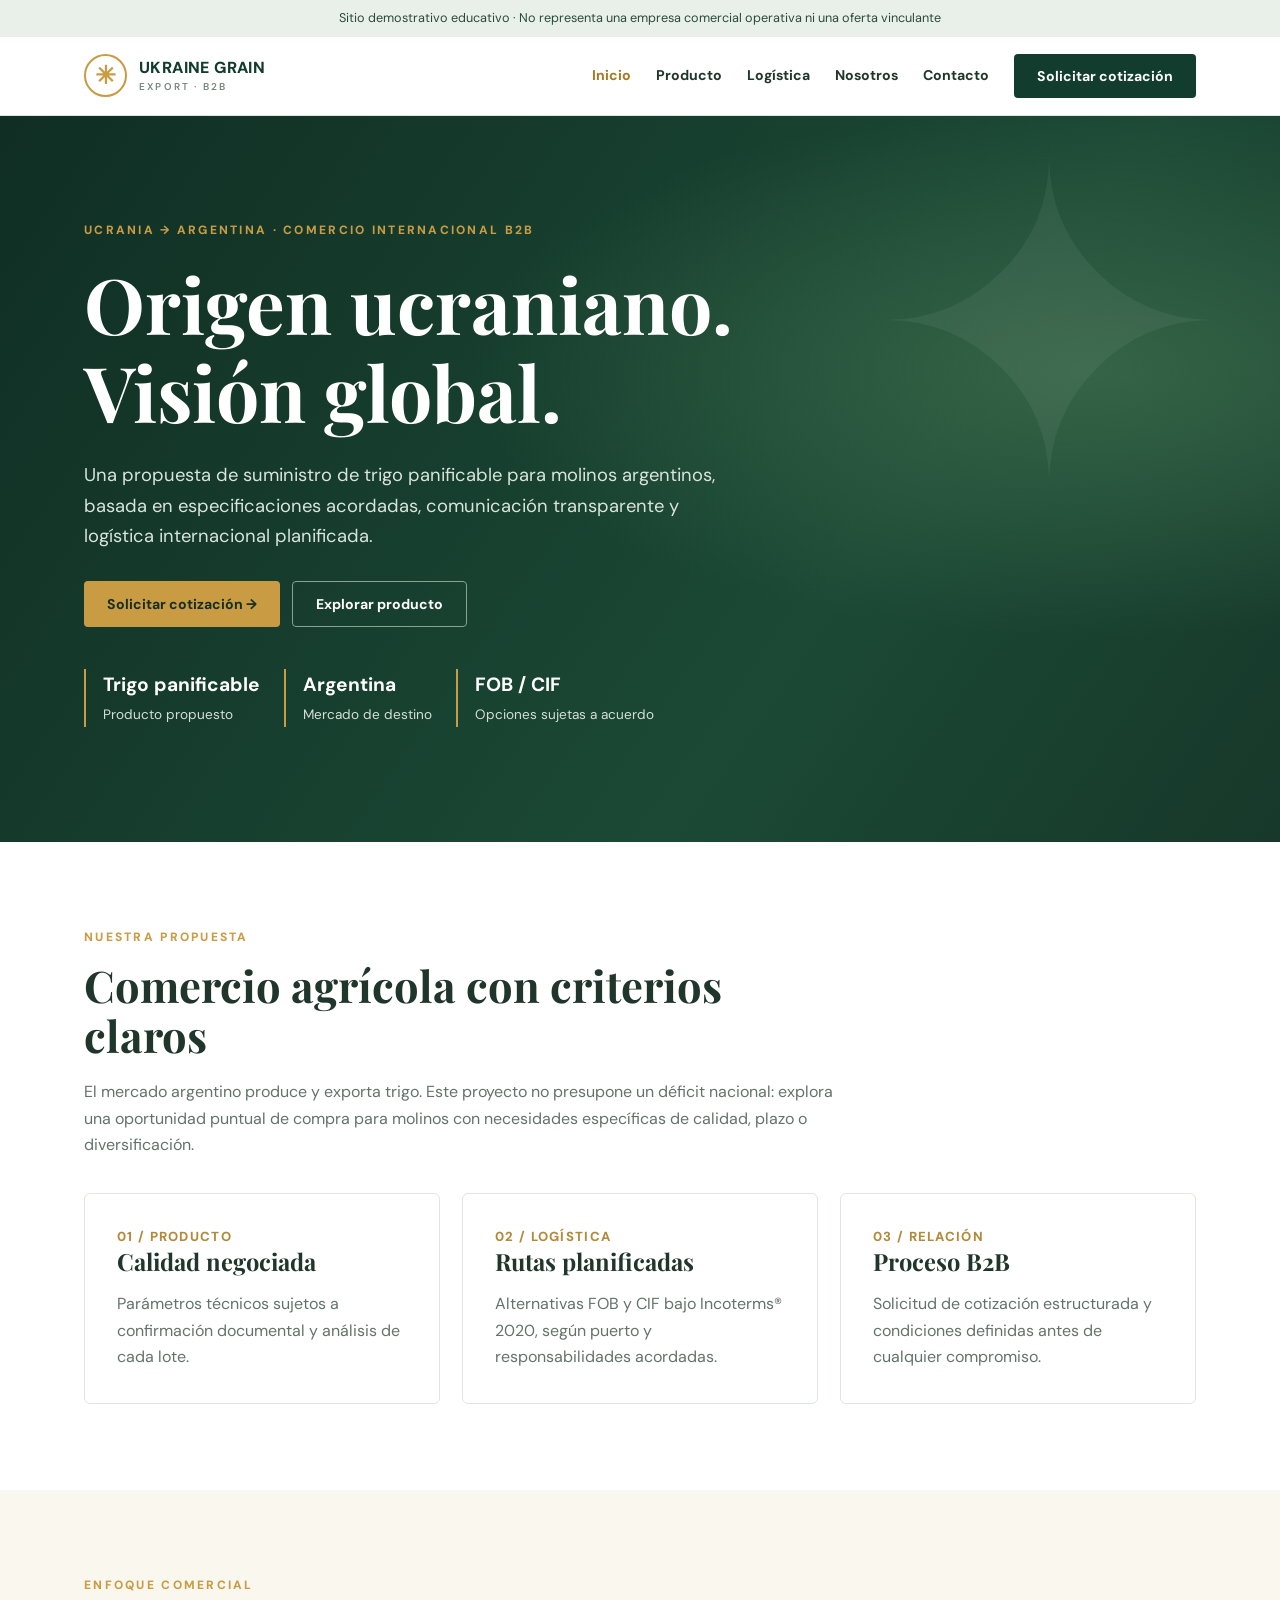
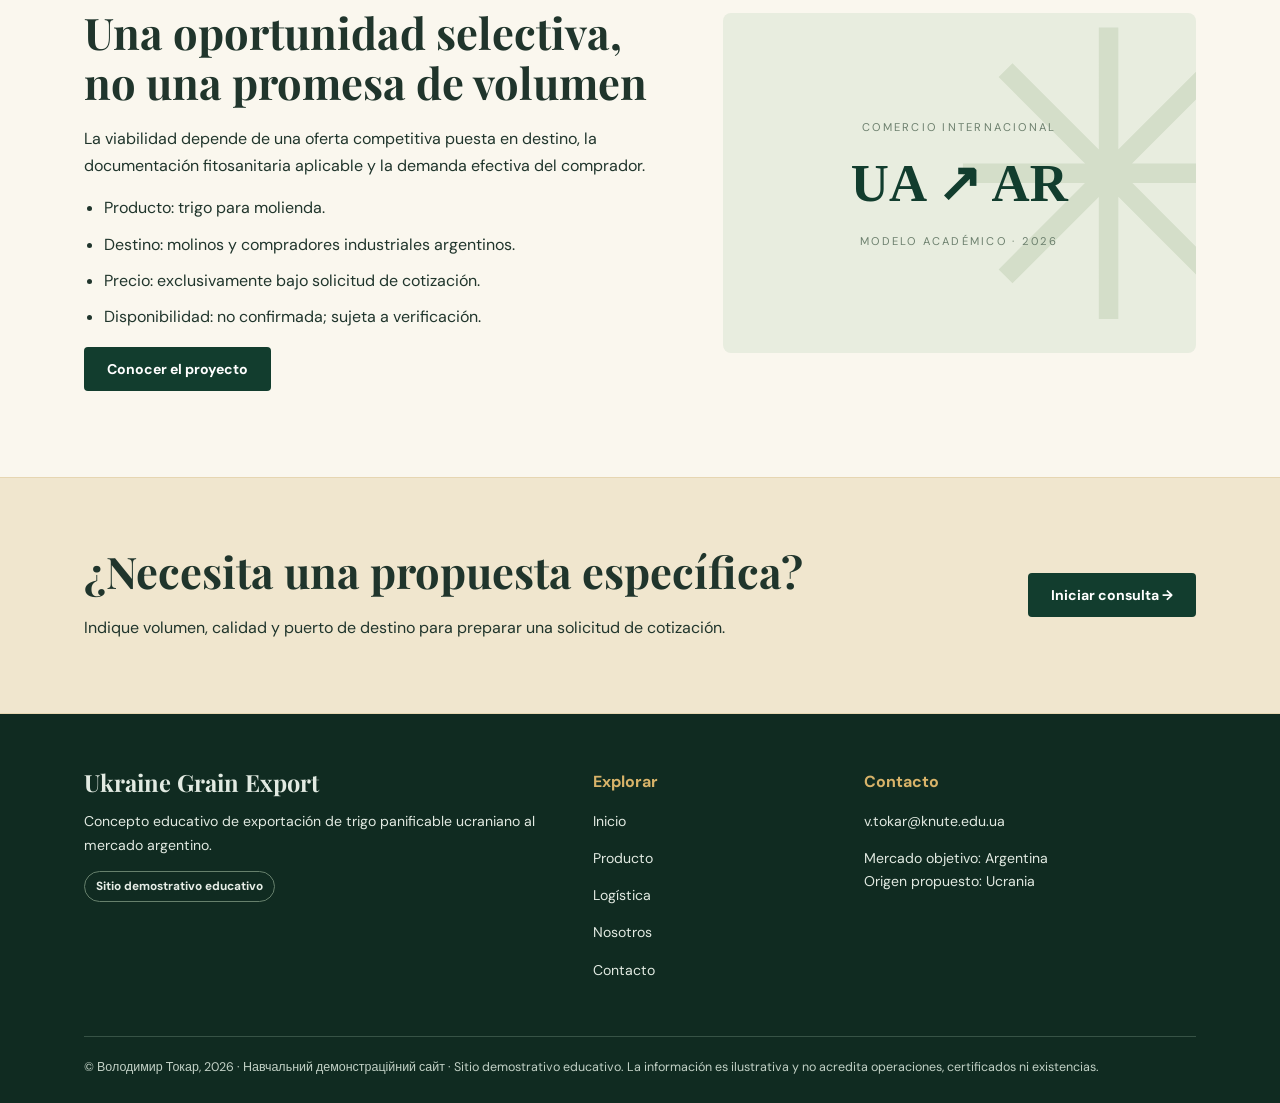
<file: index.html>
<!doctype html><html lang="es-AR"><head><meta charset="utf-8"><meta name="viewport" content="width=device-width,initial-scale=1"><meta name="description" content="Proyecto educativo B2B de exportación de trigo panificable de Ucrania a Argentina"><meta name="theme-color" content="#123d2e"><title>Trigo ucraniano para Argentina | Ukraine Grain Export</title><link rel="stylesheet" href="assets/css/style.css"><script src="assets/js/main.js" defer></script></head><body><div class="notice">Sitio demostrativo educativo · No representa una empresa comercial operativa ni una oferta vinculante</div><header class="header"><div class="wrap nav"><a class="logo" href="index.html" aria-label="Ukraine Grain Export — Inicio"><span class="logo-mark" aria-hidden="true">✳</span><span>UKRAINE GRAIN<small>EXPORT · B2B</small></span></a><button class="menu" aria-label="Abrir menú" aria-expanded="false" aria-controls="main-nav">☰</button><nav class="links" id="main-nav" aria-label="Navegación principal"><a href="index.html" aria-current="page">Inicio</a><a href="productos.html" >Producto</a><a href="logistica.html" >Logística</a><a href="nosotros.html" >Nosotros</a><a href="contacto.html" >Contacto</a><a class="btn dark" href="contacto.html#cotizacion">Solicitar cotización</a></nav></div></header><main><section class="hero"><div class="wrap"><div class="eyebrow">Ucrania → Argentina · Comercio internacional B2B</div><h1>Origen ucraniano.<br>Visión global.</h1><p class="lead">Una propuesta de suministro de trigo panificable para molinos argentinos, basada en especificaciones acordadas, comunicación transparente y logística internacional planificada.</p><div class="actions"><a class="btn" href="contacto.html#cotizacion">Solicitar cotización →</a><a class="btn outline" style="color:white;border-color:#87a391" href="productos.html">Explorar producto</a></div><div class="statline"><div class="stat"><strong>Trigo panificable</strong><span>Producto propuesto</span></div><div class="stat"><strong>Argentina</strong><span>Mercado de destino</span></div><div class="stat"><strong>FOB / CIF</strong><span>Opciones sujetas a acuerdo</span></div></div></div></section><section class="section"><div class="wrap"><div class="intro reveal"><div class="eyebrow">Nuestra propuesta</div><h2>Comercio agrícola con criterios claros</h2><p>El mercado argentino produce y exporta trigo. Este proyecto no presupone un déficit nacional: explora una oportunidad puntual de compra para molinos con necesidades específicas de calidad, plazo o diversificación.</p></div><div class="grid"><article class="card reveal"><div class="num">01 / PRODUCTO</div><h3>Calidad negociada</h3><p>Parámetros técnicos sujetos a confirmación documental y análisis de cada lote.</p></article><article class="card reveal"><div class="num">02 / LOGÍSTICA</div><h3>Rutas planificadas</h3><p>Alternativas FOB y CIF bajo Incoterms® 2020, según puerto y responsabilidades acordadas.</p></article><article class="card reveal"><div class="num">03 / RELACIÓN</div><h3>Proceso B2B</h3><p>Solicitud de cotización estructurada y condiciones definidas antes de cualquier compromiso.</p></article></div></div></section><section class="section cream"><div class="wrap split"><div class="reveal"><div class="eyebrow">Enfoque comercial</div><h2>Una oportunidad selectiva, no una promesa de volumen</h2><p>La viabilidad depende de una oferta competitiva puesta en destino, la documentación fitosanitaria aplicable y la demanda efectiva del comprador.</p><ul class="bullets"><li>Producto: trigo para molienda.</li><li>Destino: molinos y compradores industriales argentinos.</li><li>Precio: exclusivamente bajo solicitud de cotización.</li><li>Disponibilidad: no confirmada; sujeta a verificación.</li></ul><a class="btn dark" href="nosotros.html">Conocer el proyecto</a></div><div class="feature reveal"><div><span>Comercio internacional</span><b>UA ↗ AR</b><span>Modelo académico · 2026</span></div></div></div></section><section class="cta"><div class="wrap"><div><h2>¿Necesita una propuesta específica?</h2><p>Indique volumen, calidad y puerto de destino para preparar una solicitud de cotización.</p></div><a class="btn dark" href="contacto.html#cotizacion">Iniciar consulta →</a></div></section></main><footer class="footer"><div class="wrap"><div class="footgrid"><div><h3>Ukraine Grain Export</h3><p>Concepto educativo de exportación de trigo panificable ucraniano al mercado argentino.</p><p><span class="badge" style="color:#e7eee7;border-color:#66806c">Sitio demostrativo educativo</span></p></div><div><h4>Explorar</h4><p><a href="index.html">Inicio</a></p><p><a href="productos.html">Producto</a></p><p><a href="logistica.html">Logística</a></p><p><a href="nosotros.html">Nosotros</a></p><p><a href="contacto.html">Contacto</a></p></div><div><h4>Contacto</h4><p><a href="mailto:v.tokar@knute.edu.ua">v.tokar@knute.edu.ua</a></p><p>Mercado objetivo: Argentina<br>Origen propuesto: Ucrania</p></div></div><div class="copyright">© Володимир Токар, 2026 · Навчальний демонстраційний сайт · Sitio demostrativo educativo. La información es ilustrativa y no acredita operaciones, certificados ni existencias.</div></div></footer></body></html>
</file>
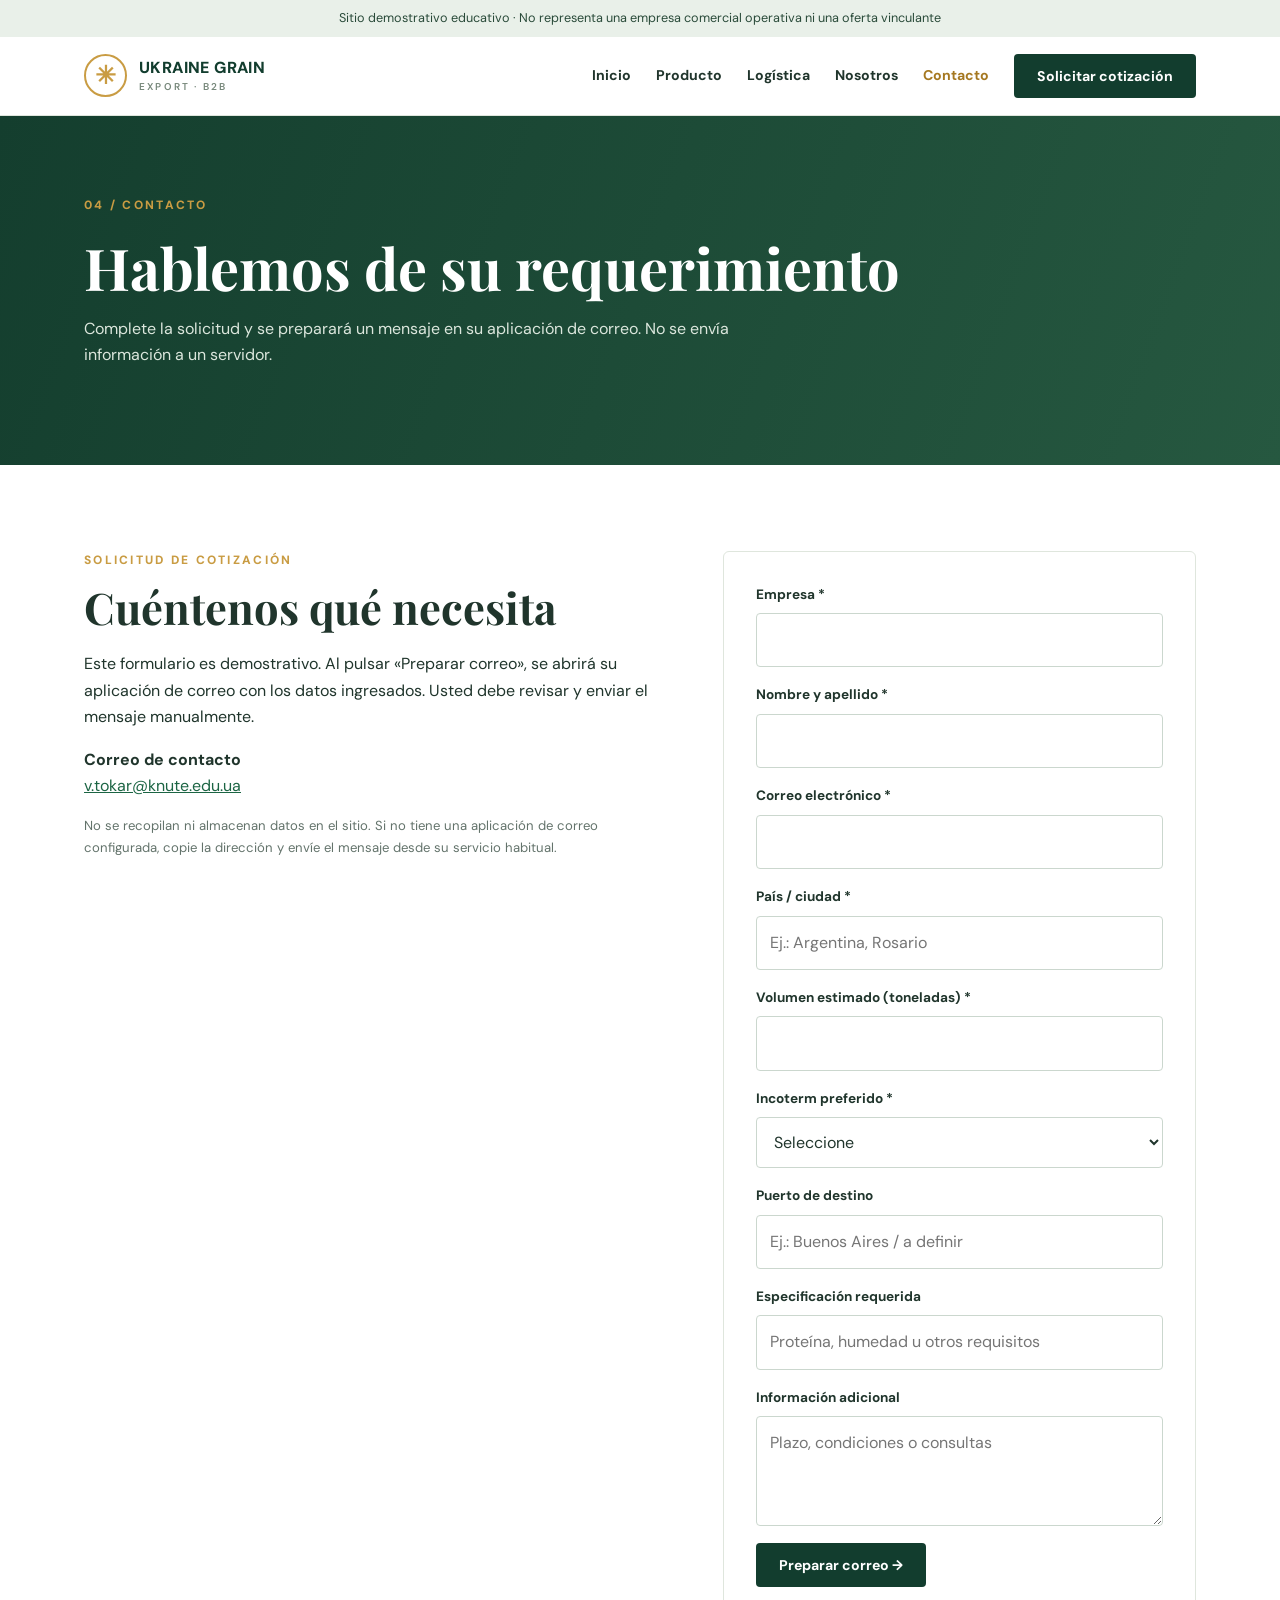
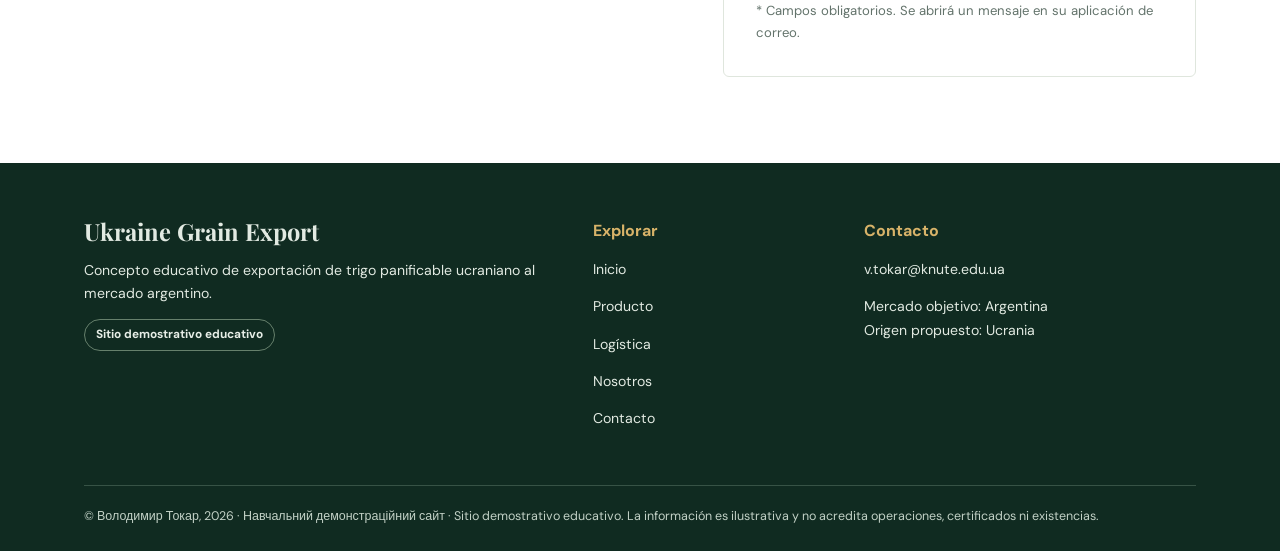
<file: contacto.html>
<!doctype html><html lang="es-AR"><head><meta charset="utf-8"><meta name="viewport" content="width=device-width,initial-scale=1"><meta name="description" content="Formulario de solicitud de cotización de trigo que abre la aplicación de correo electrónico"><meta name="theme-color" content="#123d2e"><title>Contacto y cotización | Ukraine Grain Export</title><link rel="stylesheet" href="assets/css/style.css"><script src="assets/js/main.js" defer></script></head><body><div class="notice">Sitio demostrativo educativo · No representa una empresa comercial operativa ni una oferta vinculante</div><header class="header"><div class="wrap nav"><a class="logo" href="index.html" aria-label="Ukraine Grain Export — Inicio"><span class="logo-mark" aria-hidden="true">✳</span><span>UKRAINE GRAIN<small>EXPORT · B2B</small></span></a><button class="menu" aria-label="Abrir menú" aria-expanded="false" aria-controls="main-nav">☰</button><nav class="links" id="main-nav" aria-label="Navegación principal"><a href="index.html" >Inicio</a><a href="productos.html" >Producto</a><a href="logistica.html" >Logística</a><a href="nosotros.html" >Nosotros</a><a href="contacto.html" aria-current="page">Contacto</a><a class="btn dark" href="contacto.html#cotizacion">Solicitar cotización</a></nav></div></header><main><section class="pagehero"><div class="wrap"><div class="eyebrow">04 / Contacto</div><h1>Hablemos de su requerimiento</h1><p>Complete la solicitud y se preparará un mensaje en su aplicación de correo. No se envía información a un servidor.</p></div></section><section class="section" id="cotizacion"><div class="wrap split" style="align-items:start"><div><div class="eyebrow">Solicitud de cotización</div><h2>Cuéntenos qué necesita</h2><p>Este formulario es demostrativo. Al pulsar «Preparar correo», se abrirá su aplicación de correo con los datos ingresados. Usted debe revisar y enviar el mensaje manualmente.</p><p><strong>Correo de contacto</strong><br><a href="mailto:v.tokar@knute.edu.ua" style="color:#1c6544;text-decoration:underline">v.tokar@knute.edu.ua</a></p><p class="smallprint">No se recopilan ni almacenan datos en el sitio. Si no tiene una aplicación de correo configurada, copie la dirección y envíe el mensaje desde su servicio habitual.</p></div><div class="card"><form id="quote-form"><div class="field"><label for="empresa">Empresa *</label><input id="empresa" name="empresa" required maxlength="100" autocomplete="organization"></div><div class="field"><label for="nombre">Nombre y apellido *</label><input id="nombre" name="nombre" required maxlength="100" autocomplete="name"></div><div class="field"><label for="email">Correo electrónico *</label><input id="email" name="email" type="email" required autocomplete="email"></div><div class="field"><label for="ubicacion">País / ciudad *</label><input id="ubicacion" name="ubicacion" required placeholder="Ej.: Argentina, Rosario"></div><div class="field"><label for="cantidad">Volumen estimado (toneladas) *</label><input id="cantidad" name="cantidad" type="number" min="1" step="1" required></div><div class="field"><label for="incoterm">Incoterm preferido *</label><select id="incoterm" name="incoterm" required><option value="">Seleccione</option><option>FOB (puerto de embarque a acordar)</option><option>CIF (puerto argentino a acordar)</option><option>Por definir</option></select></div><div class="field"><label for="puerto">Puerto de destino</label><input id="puerto" name="puerto" placeholder="Ej.: Buenos Aires / a definir"></div><div class="field"><label for="calidad">Especificación requerida</label><input id="calidad" name="calidad" placeholder="Proteína, humedad u otros requisitos"></div><div class="field"><label for="mensaje">Información adicional</label><textarea id="mensaje" name="mensaje" placeholder="Plazo, condiciones o consultas"></textarea></div><button class="btn dark" type="submit">Preparar correo →</button><p class="help">* Campos obligatorios. Se abrirá un mensaje en su aplicación de correo.</p></form></div></div></section></main><footer class="footer"><div class="wrap"><div class="footgrid"><div><h3>Ukraine Grain Export</h3><p>Concepto educativo de exportación de trigo panificable ucraniano al mercado argentino.</p><p><span class="badge" style="color:#e7eee7;border-color:#66806c">Sitio demostrativo educativo</span></p></div><div><h4>Explorar</h4><p><a href="index.html">Inicio</a></p><p><a href="productos.html">Producto</a></p><p><a href="logistica.html">Logística</a></p><p><a href="nosotros.html">Nosotros</a></p><p><a href="contacto.html">Contacto</a></p></div><div><h4>Contacto</h4><p><a href="mailto:v.tokar@knute.edu.ua">v.tokar@knute.edu.ua</a></p><p>Mercado objetivo: Argentina<br>Origen propuesto: Ucrania</p></div></div><div class="copyright">© Володимир Токар, 2026 · Навчальний демонстраційний сайт · Sitio demostrativo educativo. La información es ilustrativa y no acredita operaciones, certificados ni existencias.</div></div></footer></body></html>
</file>
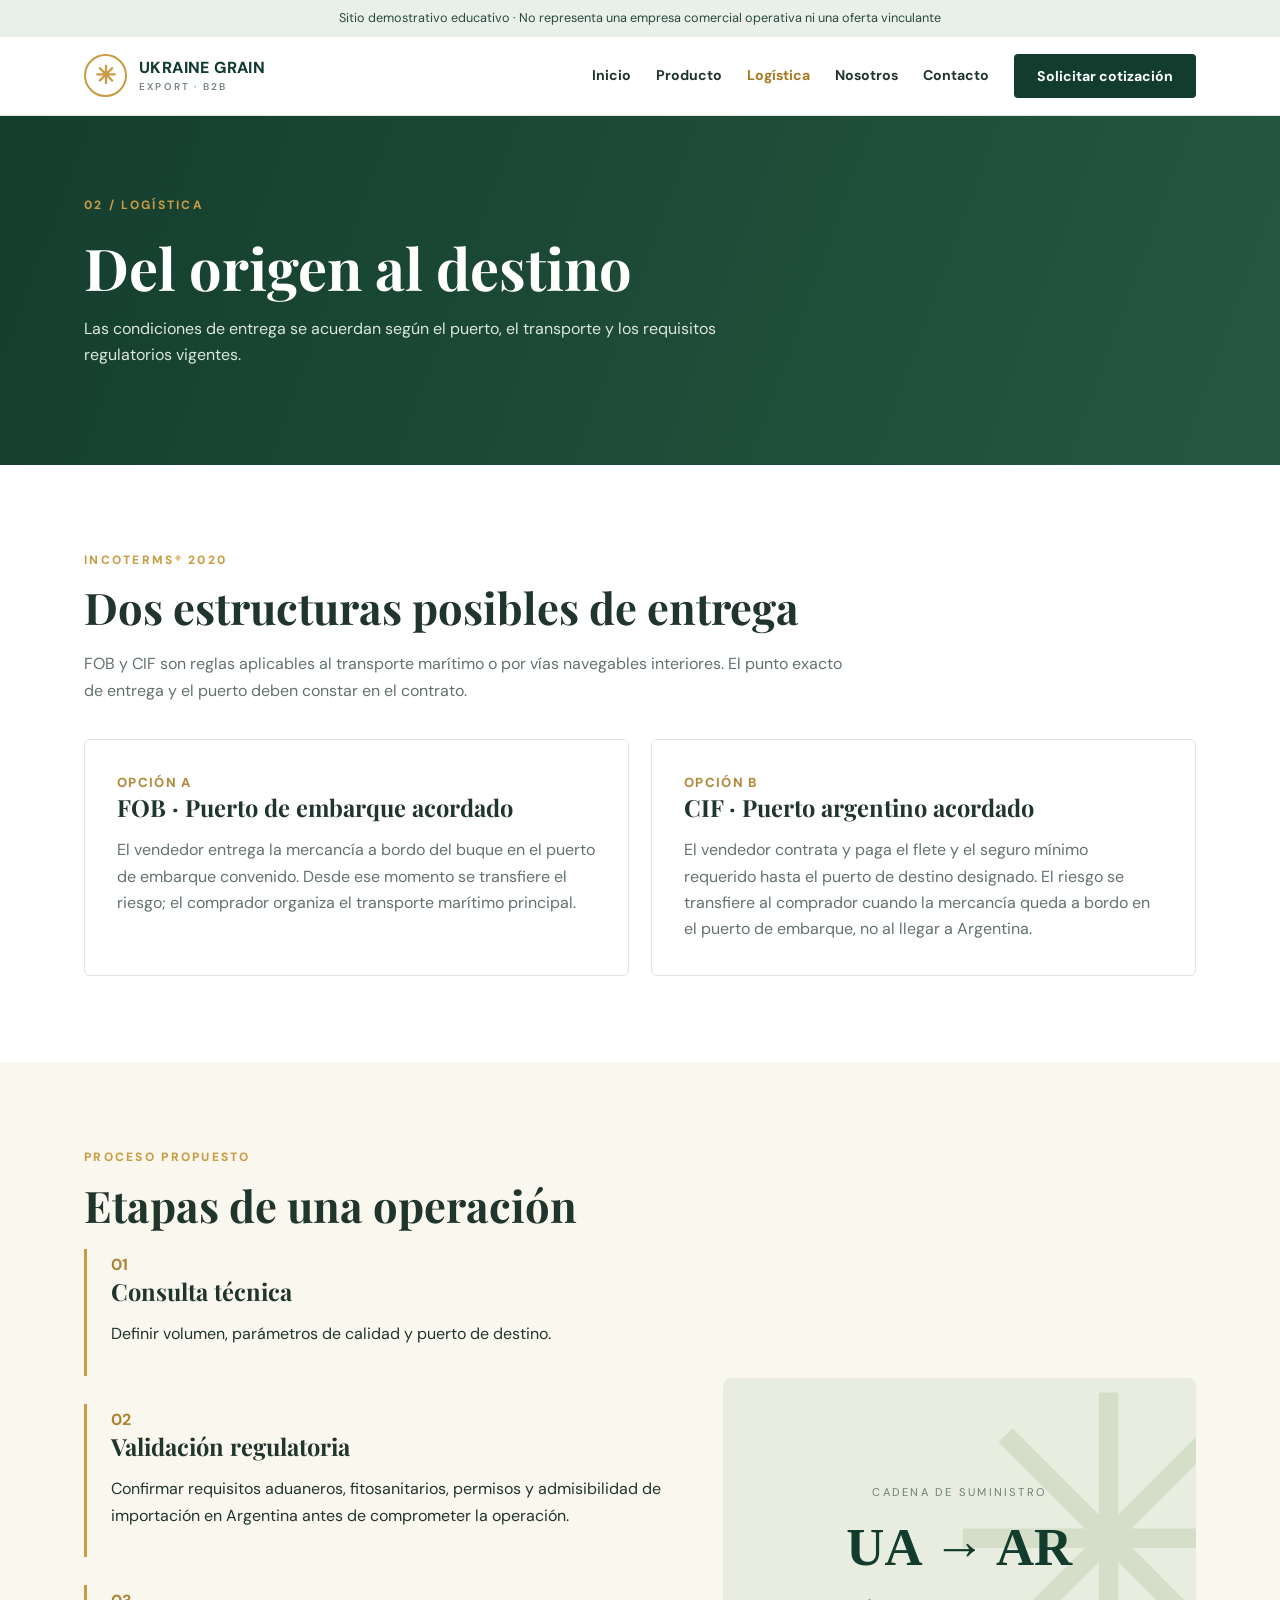
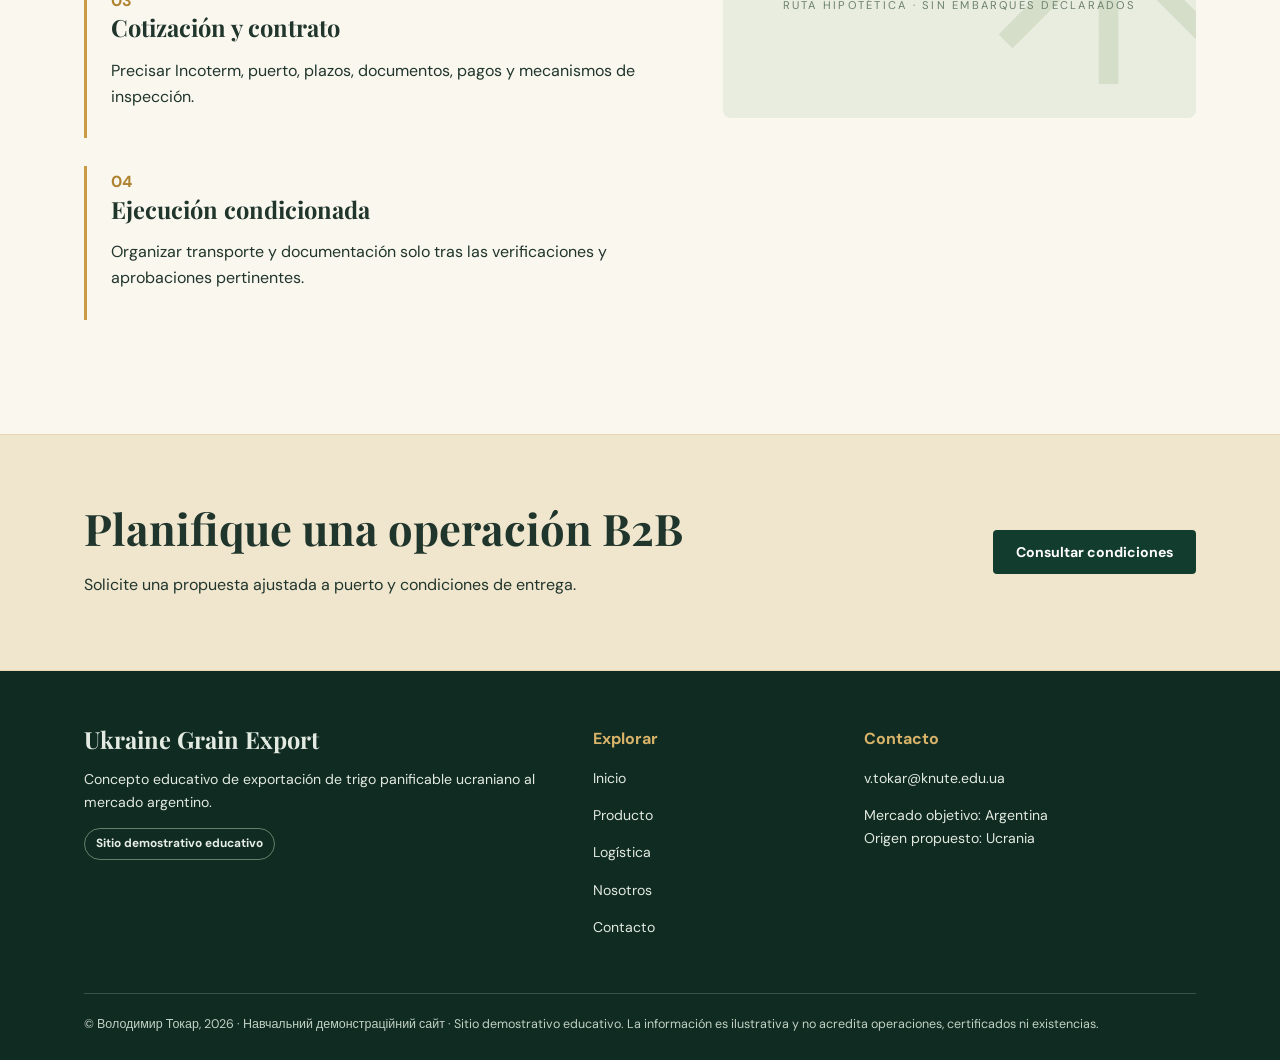
<file: logistica.html>
<!doctype html><html lang="es-AR"><head><meta charset="utf-8"><meta name="viewport" content="width=device-width,initial-scale=1"><meta name="description" content="Opciones FOB y CIF Incoterms 2020 para exportación de trigo de Ucrania a Argentina"><meta name="theme-color" content="#123d2e"><title>Logística | Ukraine Grain Export</title><link rel="stylesheet" href="assets/css/style.css"><script src="assets/js/main.js" defer></script></head><body><div class="notice">Sitio demostrativo educativo · No representa una empresa comercial operativa ni una oferta vinculante</div><header class="header"><div class="wrap nav"><a class="logo" href="index.html" aria-label="Ukraine Grain Export — Inicio"><span class="logo-mark" aria-hidden="true">✳</span><span>UKRAINE GRAIN<small>EXPORT · B2B</small></span></a><button class="menu" aria-label="Abrir menú" aria-expanded="false" aria-controls="main-nav">☰</button><nav class="links" id="main-nav" aria-label="Navegación principal"><a href="index.html" >Inicio</a><a href="productos.html" >Producto</a><a href="logistica.html" aria-current="page">Logística</a><a href="nosotros.html" >Nosotros</a><a href="contacto.html" >Contacto</a><a class="btn dark" href="contacto.html#cotizacion">Solicitar cotización</a></nav></div></header><main><section class="pagehero"><div class="wrap"><div class="eyebrow">02 / Logística</div><h1>Del origen al destino</h1><p>Las condiciones de entrega se acuerdan según el puerto, el transporte y los requisitos regulatorios vigentes.</p></div></section><section class="section"><div class="wrap"><div class="intro"><div class="eyebrow">Incoterms® 2020</div><h2>Dos estructuras posibles de entrega</h2><p>FOB y CIF son reglas aplicables al transporte marítimo o por vías navegables interiores. El punto exacto de entrega y el puerto deben constar en el contrato.</p></div><div class="grid two"><article class="card"><div class="num">OPCIÓN A</div><h3>FOB · Puerto de embarque acordado</h3><p>El vendedor entrega la mercancía a bordo del buque en el puerto de embarque convenido. Desde ese momento se transfiere el riesgo; el comprador organiza el transporte marítimo principal.</p></article><article class="card"><div class="num">OPCIÓN B</div><h3>CIF · Puerto argentino acordado</h3><p>El vendedor contrata y paga el flete y el seguro mínimo requerido hasta el puerto de destino designado. El riesgo se transfiere al comprador cuando la mercancía queda a bordo en el puerto de embarque, no al llegar a Argentina.</p></article></div></div></section><section class="section cream"><div class="wrap split"><div><div class="eyebrow">Proceso propuesto</div><h2>Etapas de una operación</h2><div class="steps"><div class="step"><strong>01</strong><h3>Consulta técnica</h3><p>Definir volumen, parámetros de calidad y puerto de destino.</p></div><div class="step"><strong>02</strong><h3>Validación regulatoria</h3><p>Confirmar requisitos aduaneros, fitosanitarios, permisos y admisibilidad de importación en Argentina antes de comprometer la operación.</p></div><div class="step"><strong>03</strong><h3>Cotización y contrato</h3><p>Precisar Incoterm, puerto, plazos, documentos, pagos y mecanismos de inspección.</p></div><div class="step"><strong>04</strong><h3>Ejecución condicionada</h3><p>Organizar transporte y documentación solo tras las verificaciones y aprobaciones pertinentes.</p></div></div></div><div class="feature"><div><span>Cadena de suministro</span><b>UA → AR</b><span>Ruta hipotética · sin embarques declarados</span></div></div></div></section><section class="cta"><div class="wrap"><div><h2>Planifique una operación B2B</h2><p>Solicite una propuesta ajustada a puerto y condiciones de entrega.</p></div><a class="btn dark" href="contacto.html#cotizacion">Consultar condiciones</a></div></section></main><footer class="footer"><div class="wrap"><div class="footgrid"><div><h3>Ukraine Grain Export</h3><p>Concepto educativo de exportación de trigo panificable ucraniano al mercado argentino.</p><p><span class="badge" style="color:#e7eee7;border-color:#66806c">Sitio demostrativo educativo</span></p></div><div><h4>Explorar</h4><p><a href="index.html">Inicio</a></p><p><a href="productos.html">Producto</a></p><p><a href="logistica.html">Logística</a></p><p><a href="nosotros.html">Nosotros</a></p><p><a href="contacto.html">Contacto</a></p></div><div><h4>Contacto</h4><p><a href="mailto:v.tokar@knute.edu.ua">v.tokar@knute.edu.ua</a></p><p>Mercado objetivo: Argentina<br>Origen propuesto: Ucrania</p></div></div><div class="copyright">© Володимир Токар, 2026 · Навчальний демонстраційний сайт · Sitio demostrativo educativo. La información es ilustrativa y no acredita operaciones, certificados ni existencias.</div></div></footer></body></html>
</file>
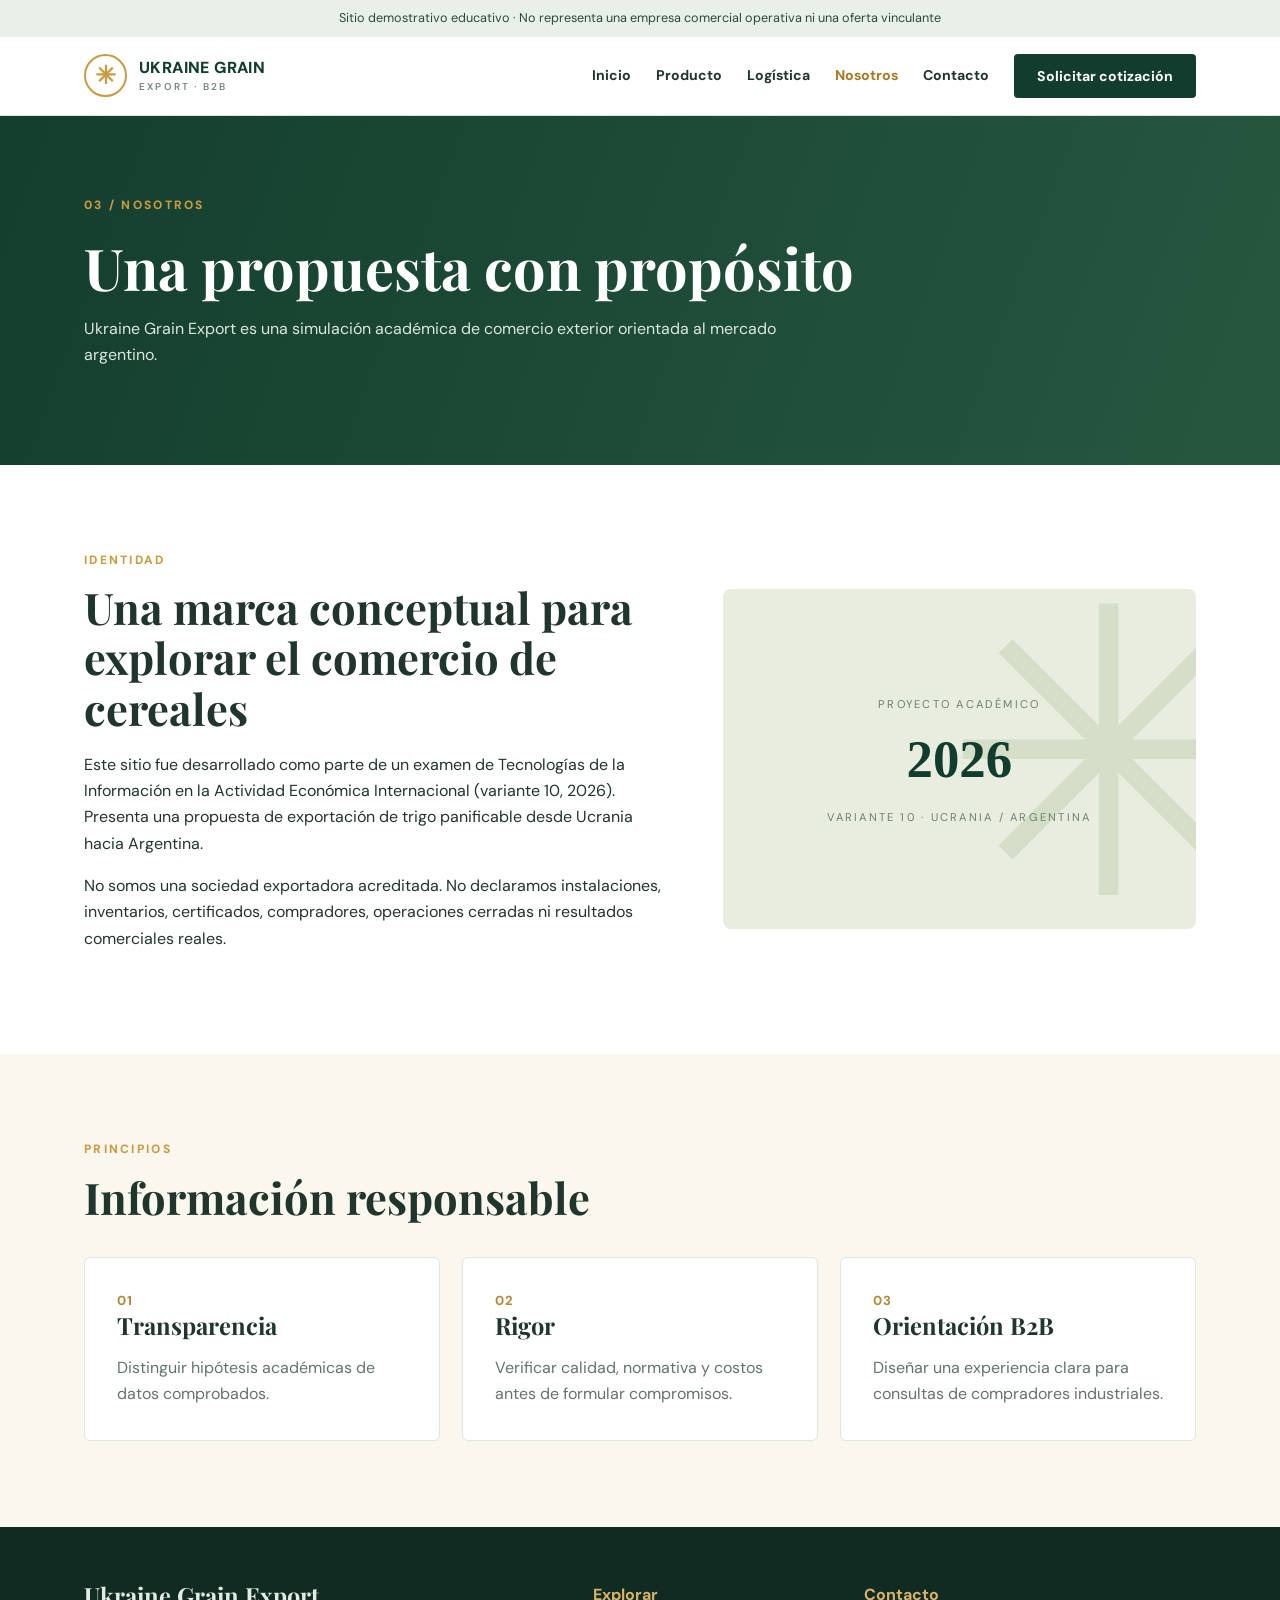
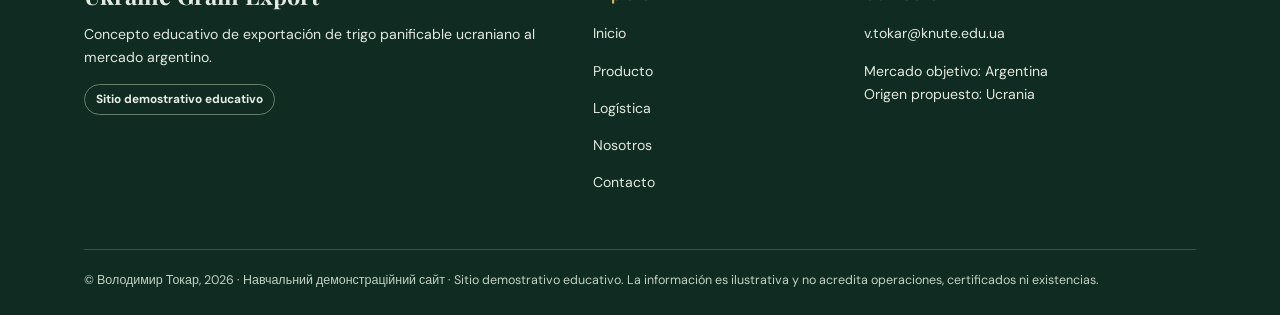
<file: nosotros.html>
<!doctype html><html lang="es-AR"><head><meta charset="utf-8"><meta name="viewport" content="width=device-width,initial-scale=1"><meta name="description" content="Presentación del proyecto académico Ukraine Grain Export y sus principios de comercio responsable"><meta name="theme-color" content="#123d2e"><title>Sobre el proyecto | Ukraine Grain Export</title><link rel="stylesheet" href="assets/css/style.css"><script src="assets/js/main.js" defer></script></head><body><div class="notice">Sitio demostrativo educativo · No representa una empresa comercial operativa ni una oferta vinculante</div><header class="header"><div class="wrap nav"><a class="logo" href="index.html" aria-label="Ukraine Grain Export — Inicio"><span class="logo-mark" aria-hidden="true">✳</span><span>UKRAINE GRAIN<small>EXPORT · B2B</small></span></a><button class="menu" aria-label="Abrir menú" aria-expanded="false" aria-controls="main-nav">☰</button><nav class="links" id="main-nav" aria-label="Navegación principal"><a href="index.html" >Inicio</a><a href="productos.html" >Producto</a><a href="logistica.html" >Logística</a><a href="nosotros.html" aria-current="page">Nosotros</a><a href="contacto.html" >Contacto</a><a class="btn dark" href="contacto.html#cotizacion">Solicitar cotización</a></nav></div></header><main><section class="pagehero"><div class="wrap"><div class="eyebrow">03 / Nosotros</div><h1>Una propuesta con propósito</h1><p>Ukraine Grain Export es una simulación académica de comercio exterior orientada al mercado argentino.</p></div></section><section class="section"><div class="wrap split"><div><div class="eyebrow">Identidad</div><h2>Una marca conceptual para explorar el comercio de cereales</h2><p>Este sitio fue desarrollado como parte de un examen de Tecnologías de la Información en la Actividad Económica Internacional (variante 10, 2026). Presenta una propuesta de exportación de trigo panificable desde Ucrania hacia Argentina.</p><p>No somos una sociedad exportadora acreditada. No declaramos instalaciones, inventarios, certificados, compradores, operaciones cerradas ni resultados comerciales reales.</p></div><div class="feature"><div><span>Proyecto académico</span><b>2026</b><span>Variante 10 · Ucrania / Argentina</span></div></div></div></section><section class="section cream"><div class="wrap"><div class="intro"><div class="eyebrow">Principios</div><h2>Información responsable</h2></div><div class="grid"><article class="card"><div class="num">01</div><h3>Transparencia</h3><p>Distinguir hipótesis académicas de datos comprobados.</p></article><article class="card"><div class="num">02</div><h3>Rigor</h3><p>Verificar calidad, normativa y costos antes de formular compromisos.</p></article><article class="card"><div class="num">03</div><h3>Orientación B2B</h3><p>Diseñar una experiencia clara para consultas de compradores industriales.</p></article></div></div></section></main><footer class="footer"><div class="wrap"><div class="footgrid"><div><h3>Ukraine Grain Export</h3><p>Concepto educativo de exportación de trigo panificable ucraniano al mercado argentino.</p><p><span class="badge" style="color:#e7eee7;border-color:#66806c">Sitio demostrativo educativo</span></p></div><div><h4>Explorar</h4><p><a href="index.html">Inicio</a></p><p><a href="productos.html">Producto</a></p><p><a href="logistica.html">Logística</a></p><p><a href="nosotros.html">Nosotros</a></p><p><a href="contacto.html">Contacto</a></p></div><div><h4>Contacto</h4><p><a href="mailto:v.tokar@knute.edu.ua">v.tokar@knute.edu.ua</a></p><p>Mercado objetivo: Argentina<br>Origen propuesto: Ucrania</p></div></div><div class="copyright">© Володимир Токар, 2026 · Навчальний демонстраційний сайт · Sitio demostrativo educativo. La información es ilustrativa y no acredita operaciones, certificados ni existencias.</div></div></footer></body></html>
</file>
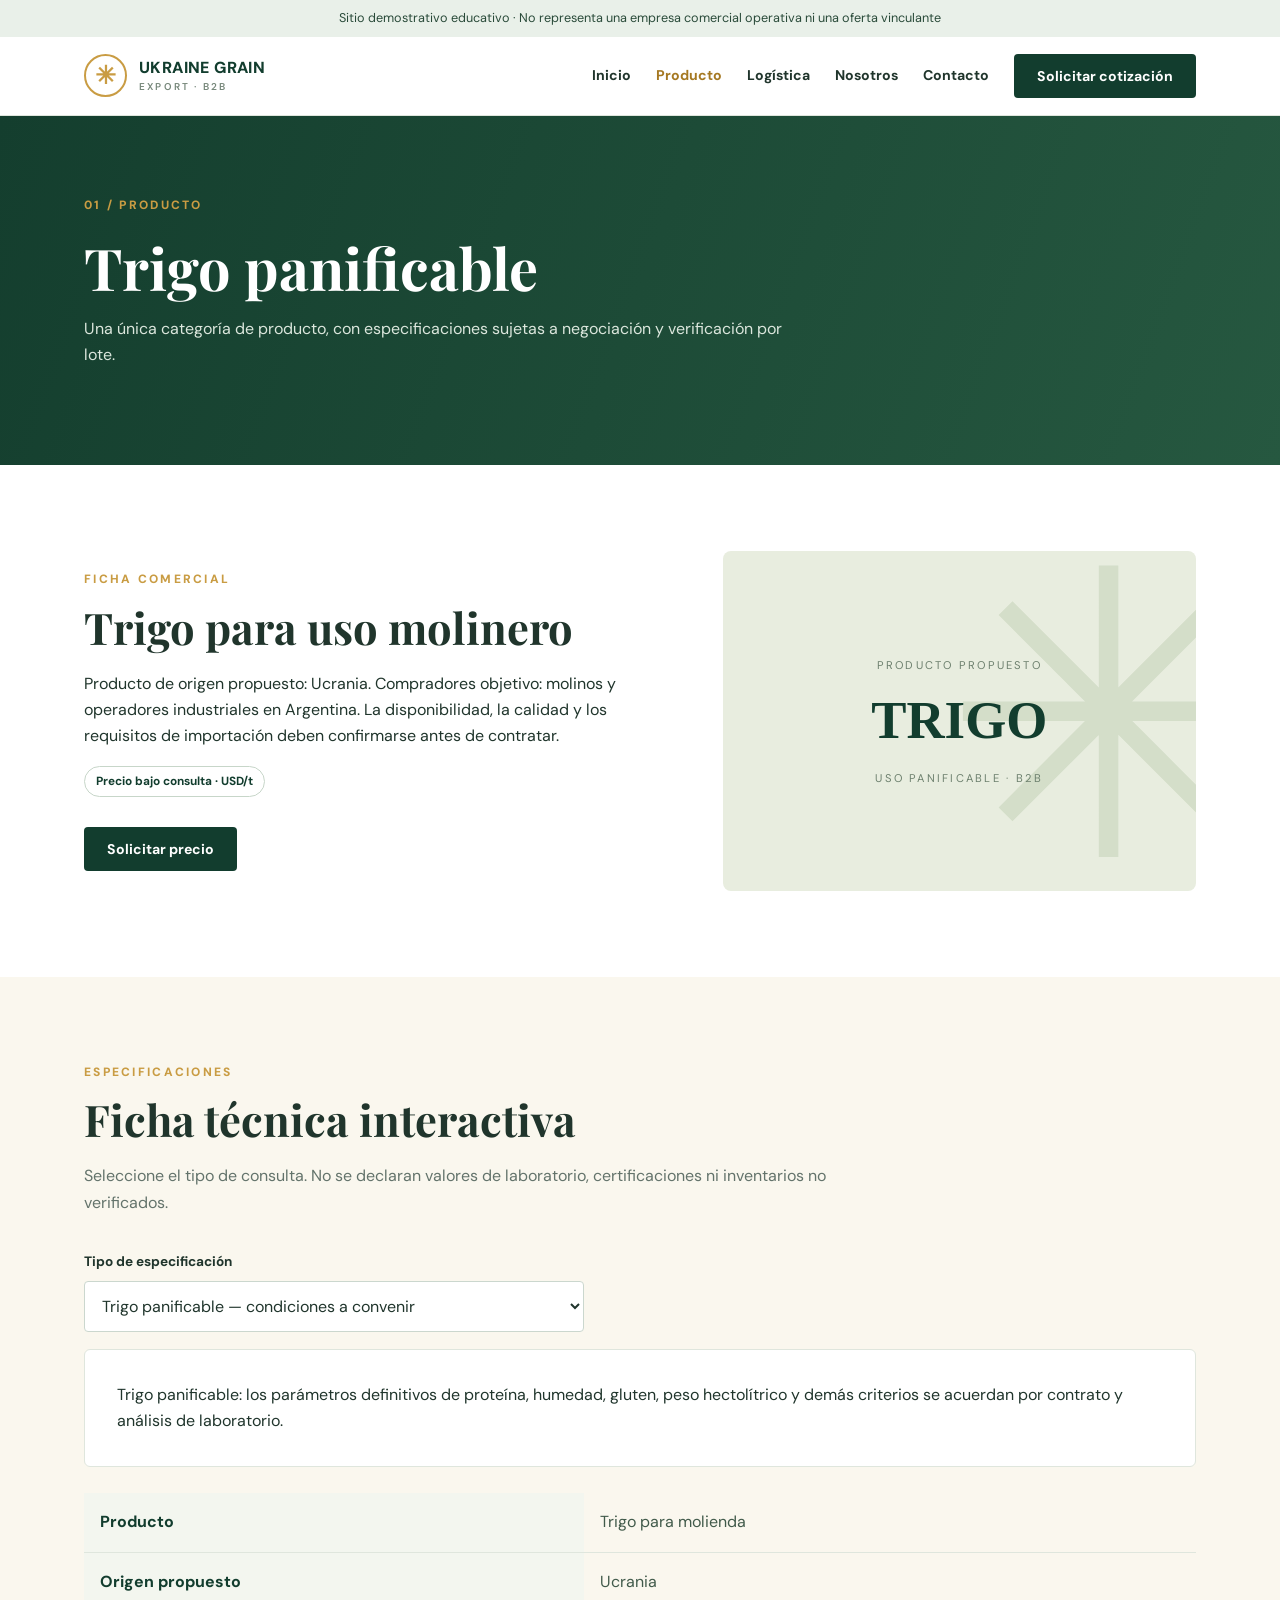
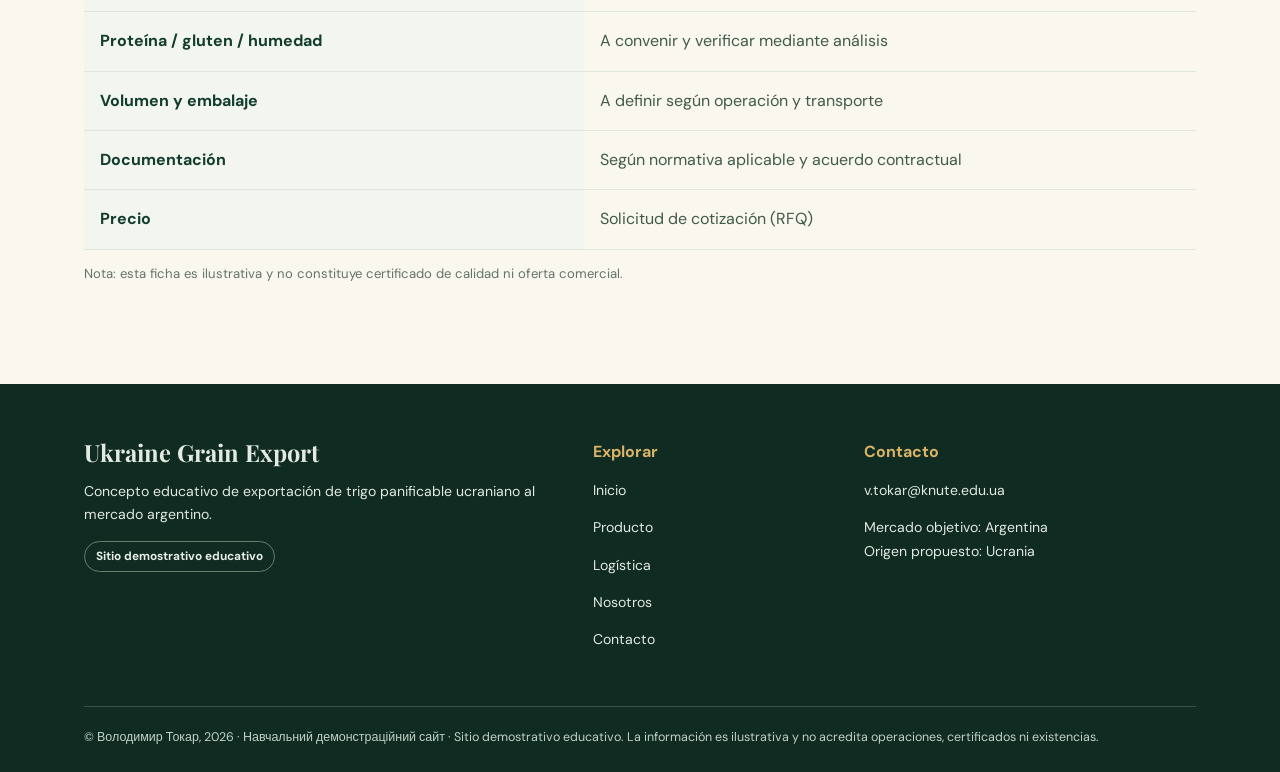
<file: productos.html>
<!doctype html><html lang="es-AR"><head><meta charset="utf-8"><meta name="viewport" content="width=device-width,initial-scale=1"><meta name="description" content="Ficha demostrativa de trigo panificable ucraniano para molinos argentinos"><meta name="theme-color" content="#123d2e"><title>Producto | Ukraine Grain Export</title><link rel="stylesheet" href="assets/css/style.css"><script src="assets/js/main.js" defer></script></head><body><div class="notice">Sitio demostrativo educativo · No representa una empresa comercial operativa ni una oferta vinculante</div><header class="header"><div class="wrap nav"><a class="logo" href="index.html" aria-label="Ukraine Grain Export — Inicio"><span class="logo-mark" aria-hidden="true">✳</span><span>UKRAINE GRAIN<small>EXPORT · B2B</small></span></a><button class="menu" aria-label="Abrir menú" aria-expanded="false" aria-controls="main-nav">☰</button><nav class="links" id="main-nav" aria-label="Navegación principal"><a href="index.html" >Inicio</a><a href="productos.html" aria-current="page">Producto</a><a href="logistica.html" >Logística</a><a href="nosotros.html" >Nosotros</a><a href="contacto.html" >Contacto</a><a class="btn dark" href="contacto.html#cotizacion">Solicitar cotización</a></nav></div></header><main><section class="pagehero"><div class="wrap"><div class="eyebrow">01 / Producto</div><h1>Trigo panificable</h1><p>Una única categoría de producto, con especificaciones sujetas a negociación y verificación por lote.</p></div></section><section class="section"><div class="wrap split"><div><div class="eyebrow">Ficha comercial</div><h2>Trigo para uso molinero</h2><p>Producto de origen propuesto: Ucrania. Compradores objetivo: molinos y operadores industriales en Argentina. La disponibilidad, la calidad y los requisitos de importación deben confirmarse antes de contratar.</p><p><span class="badge">Precio bajo consulta · USD/t</span></p><div class="actions"><a class="btn dark" href="contacto.html#cotizacion">Solicitar precio</a></div></div><div class="feature"><div><span>Producto propuesto</span><b>TRIGO</b><span>Uso panificable · B2B</span></div></div></div></section><section class="section cream"><div class="wrap"><div class="intro"><div class="eyebrow">Especificaciones</div><h2>Ficha técnica interactiva</h2><p>Seleccione el tipo de consulta. No se declaran valores de laboratorio, certificaciones ni inventarios no verificados.</p></div><div class="field" style="max-width:500px"><label for="quality-choice">Tipo de especificación</label><select id="quality-choice"><option value="pan">Trigo panificable — condiciones a convenir</option><option value="custom">Requisitos técnicos personalizados</option></select></div><div class="card" role="status" aria-live="polite" id="quality-output"></div><div class="table-wrap" style="margin-top:26px"><table class="spec"><tbody><tr><th>Producto</th><td>Trigo para molienda</td></tr><tr><th>Origen propuesto</th><td>Ucrania</td></tr><tr><th>Proteína / gluten / humedad</th><td>A convenir y verificar mediante análisis</td></tr><tr><th>Volumen y embalaje</th><td>A definir según operación y transporte</td></tr><tr><th>Documentación</th><td>Según normativa aplicable y acuerdo contractual</td></tr><tr><th>Precio</th><td>Solicitud de cotización (RFQ)</td></tr></tbody></table></div><p class="smallprint">Nota: esta ficha es ilustrativa y no constituye certificado de calidad ni oferta comercial.</p></div></section></main><footer class="footer"><div class="wrap"><div class="footgrid"><div><h3>Ukraine Grain Export</h3><p>Concepto educativo de exportación de trigo panificable ucraniano al mercado argentino.</p><p><span class="badge" style="color:#e7eee7;border-color:#66806c">Sitio demostrativo educativo</span></p></div><div><h4>Explorar</h4><p><a href="index.html">Inicio</a></p><p><a href="productos.html">Producto</a></p><p><a href="logistica.html">Logística</a></p><p><a href="nosotros.html">Nosotros</a></p><p><a href="contacto.html">Contacto</a></p></div><div><h4>Contacto</h4><p><a href="mailto:v.tokar@knute.edu.ua">v.tokar@knute.edu.ua</a></p><p>Mercado objetivo: Argentina<br>Origen propuesto: Ucrania</p></div></div><div class="copyright">© Володимир Токар, 2026 · Навчальний демонстраційний сайт · Sitio demostrativo educativo. La información es ilustrativa y no acredita operaciones, certificados ni existencias.</div></div></footer></body></html>
</file>
<file: assets/css/style.css>
@import url('https://fonts.googleapis.com/css2?family=DM+Sans:wght@400;500;600;700&family=Playfair+Display:wght@500;600;700&display=swap');
:root{--green:#123d2e;--green2:#205740;--gold:#c99c43;--cream:#faf7ee;--ink:#20352c;--muted:#63736b;--border:#dfe6dd}*{box-sizing:border-box}html{scroll-behavior:smooth}body{margin:0;font-family:'DM Sans',Arial,sans-serif;color:var(--ink);background:#fff;line-height:1.65}a{color:inherit;text-decoration:none}a:focus-visible,button:focus-visible,input:focus-visible,select:focus-visible,textarea:focus-visible{outline:3px solid var(--gold);outline-offset:3px}.wrap{max-width:1160px;margin:auto;padding:0 24px}.notice{background:#e9f0e9;color:#294a39;text-align:center;font-size:.79rem;padding:8px 15px}.header{position:sticky;top:0;z-index:20;background:#fff;border-bottom:1px solid var(--border)}.nav{display:flex;justify-content:space-between;align-items:center;min-height:78px;gap:22px}.logo{display:flex;align-items:center;gap:12px;font-weight:800;line-height:1.05;letter-spacing:.025em;color:var(--green)}.logo-mark{width:43px;height:43px;border:2px solid var(--gold);border-radius:50%;display:grid;place-items:center;font-size:25px;color:var(--gold)}.logo small{display:block;font-size:.62rem;font-weight:600;letter-spacing:.22em;color:#76877a;margin-top:5px}.links{display:flex;gap:25px;align-items:center}.links a{font-size:.88rem;font-weight:700}.links a:hover,.links a[aria-current=page]{color:#a57821}.menu{display:none;background:none;border:1px solid var(--border);border-radius:7px;padding:9px 12px;font-size:1.2rem;cursor:pointer}.btn{display:inline-flex;justify-content:center;align-items:center;gap:9px;background:var(--gold);color:#172e22;border:0;padding:13px 23px;border-radius:4px;font:700 .88rem 'DM Sans',sans-serif;cursor:pointer;transition:transform .2s,background .2s}.btn:hover{transform:translateY(-2px);background:#dfb45d}.btn.dark{background:var(--green);color:white}.btn.dark:hover{background:var(--green2)}.btn.outline{border:1px solid #b8c9bd;background:transparent;color:var(--green)}.hero{background:radial-gradient(ellipse at 85% 35%,#356447 0,transparent 40%),linear-gradient(125deg,#102e24,#1b4935 65%,#17382a);color:#fff;position:relative;overflow:hidden}.hero:after{content:'✦';position:absolute;font-size:430px;opacity:.055;right:4%;top:-140px;pointer-events:none}.hero .wrap{padding-top:105px;padding-bottom:115px;position:relative;z-index:1}.eyebrow{font-size:.75rem;letter-spacing:.19em;text-transform:uppercase;font-weight:800;color:var(--gold)}h1,h2,h3{font-family:'Playfair Display',Georgia,serif;line-height:1.15}h1{font-size:clamp(2.9rem,6vw,5.2rem);max-width:850px;margin:18px 0 25px}h2{font-size:clamp(2rem,3.4vw,3.15rem);margin:12px 0 19px}h3{font-size:1.48rem;margin:0 0 14px}.lead{font-size:1.15rem;max-width:660px;color:#d9e5dc}.actions{display:flex;gap:12px;flex-wrap:wrap;margin-top:30px}.section{padding:86px 0}.section.cream{background:var(--cream)}.section.dark{background:var(--green);color:white}.intro{max-width:760px;margin-bottom:35px}.intro p{color:var(--muted)}.grid{display:grid;grid-template-columns:repeat(3,minmax(0,1fr));gap:22px}.grid.two{grid-template-columns:repeat(2,minmax(0,1fr))}.card{background:#fff;border:1px solid var(--border);padding:32px;border-radius:6px}.card .num{color:#b18a3b;font-weight:800;font-size:.82rem;letter-spacing:.1em}.card p{color:var(--muted);margin-bottom:0}.statline{display:flex;gap:24px;flex-wrap:wrap;margin-top:42px}.stat{border-left:2px solid var(--gold);padding-left:17px}.stat strong{display:block;font-size:1.2rem}.stat span{font-size:.85rem;color:#d5dfd8}.split{display:grid;grid-template-columns:1.1fr .9fr;gap:60px;align-items:center}.feature{background:#e8eddf;border-radius:8px;min-height:340px;display:flex;align-items:center;justify-content:center;padding:30px;text-align:center;position:relative;overflow:hidden}.feature:before{content:'✳';position:absolute;font-size:400px;color:#d4dec9;top:-160px;right:-80px}.feature>div{position:relative;z-index:1}.feature b{font-family:Georgia,serif;font-size:3.3rem;color:var(--green);display:block}.feature span{letter-spacing:.2em;text-transform:uppercase;font-size:.7rem;color:#6d806e}.bullets{padding-left:20px}.bullets li{margin:10px 0}.cta{background:#f0e6ce;border-top:1px solid #e6d6b2;border-bottom:1px solid #e6d6b2;padding:56px 0}.cta .wrap{display:flex;align-items:center;justify-content:space-between;gap:30px}.pagehero{background:linear-gradient(110deg,#143e2e,#265840);color:#fff;padding:80px 0}.pagehero h1{font-size:clamp(2.5rem,4.5vw,4.3rem);margin-bottom:10px}.pagehero p{color:#dce7dd;max-width:700px}.table-wrap{overflow-x:auto}.spec{border-collapse:collapse;width:100%;min-width:500px}.spec th,.spec td{padding:16px;text-align:left;border-bottom:1px solid var(--border)}.spec th{background:#f3f6ef;color:var(--green);width:45%}.spec td{color:#415a4a}.field{display:flex;flex-direction:column;gap:7px;margin-bottom:17px}.field label{font-size:.85rem;font-weight:700}.field input,.field select,.field textarea{border:1px solid #cbd7ce;padding:13px;border-radius:4px;font:inherit;width:100%;background:#fff;color:var(--ink)}.field textarea{min-height:110px;resize:vertical}.help{font-size:.82rem;color:var(--muted)}.footer{background:#102b21;color:#e2eae2;padding:55px 0 25px}.footgrid{display:grid;grid-template-columns:2fr 1fr 1.4fr;gap:35px}.footer a:hover{text-decoration:underline}.footer h4{color:#d8b369;margin:0 0 14px}.footer p,.footer a{font-size:.88rem}.copyright{border-top:1px solid #375346;margin-top:40px;padding-top:20px;color:#c2d1c6;font-size:.78rem}.badge{display:inline-block;padding:5px 11px;border:1px solid #c7d6c9;border-radius:40px;font-size:.74rem;font-weight:700;color:var(--green)}.steps{counter-reset:step}.step{border-left:3px solid var(--gold);padding:3px 0 12px 24px;margin-bottom:28px}.step strong{color:#ae8230}.smallprint{font-size:.82rem;color:var(--muted)}.reveal{opacity:0;transform:translateY(16px);transition:opacity .55s,transform .55s}.reveal.visible{opacity:1;transform:none}@media(max-width:800px){.menu{display:block}.links{display:none;position:absolute;top:100%;left:0;right:0;background:white;padding:16px 24px 25px;flex-direction:column;align-items:stretch;box-shadow:0 12px 20px #102b211a}.links.open{display:flex}.links a{padding:7px}.grid,.grid.two,.split,.footgrid{grid-template-columns:1fr}.cta .wrap{display:block}.cta .btn{margin-top:16px}.section{padding:60px 0}.hero .wrap{padding-top:75px;padding-bottom:85px}.feature{min-height:250px}}@media(prefers-reduced-motion:reduce){*,*:before,*:after{scroll-behavior:auto!important;transition:none!important}.reveal{opacity:1;transform:none}}
</file>
